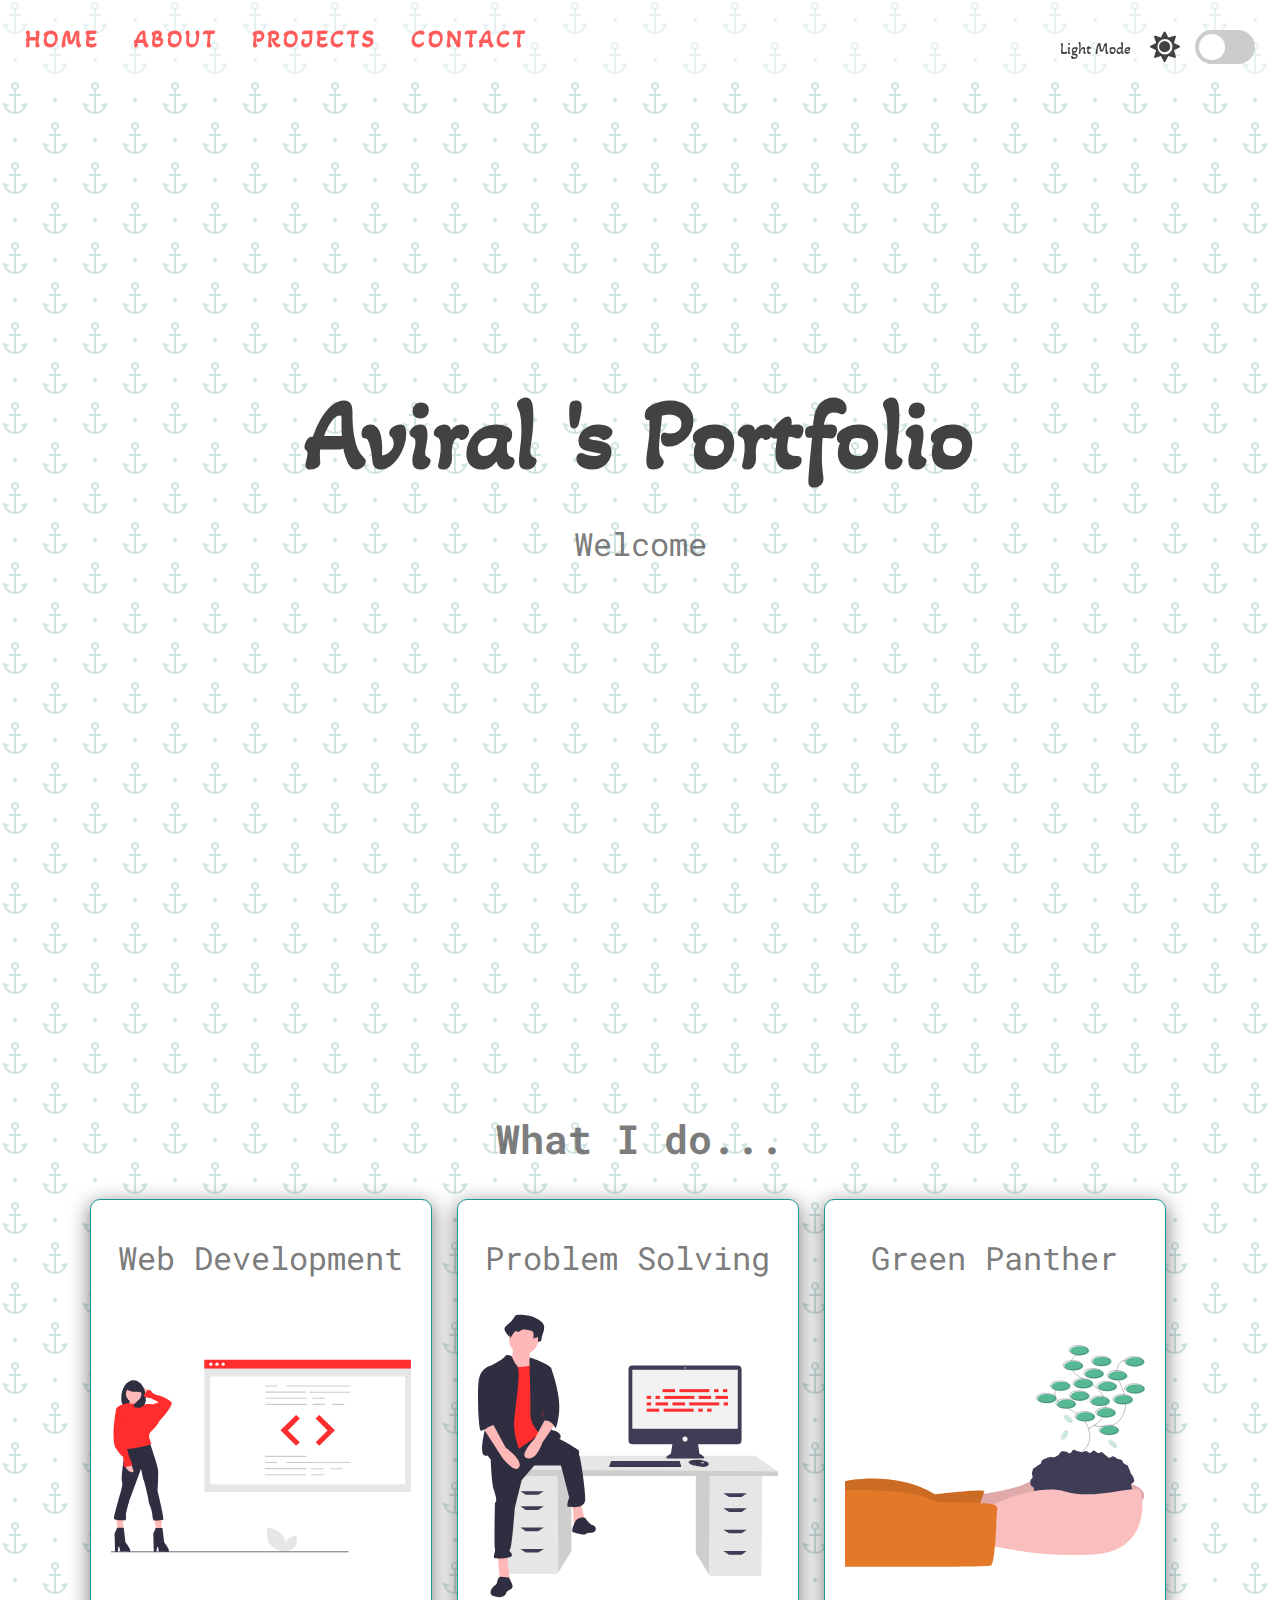
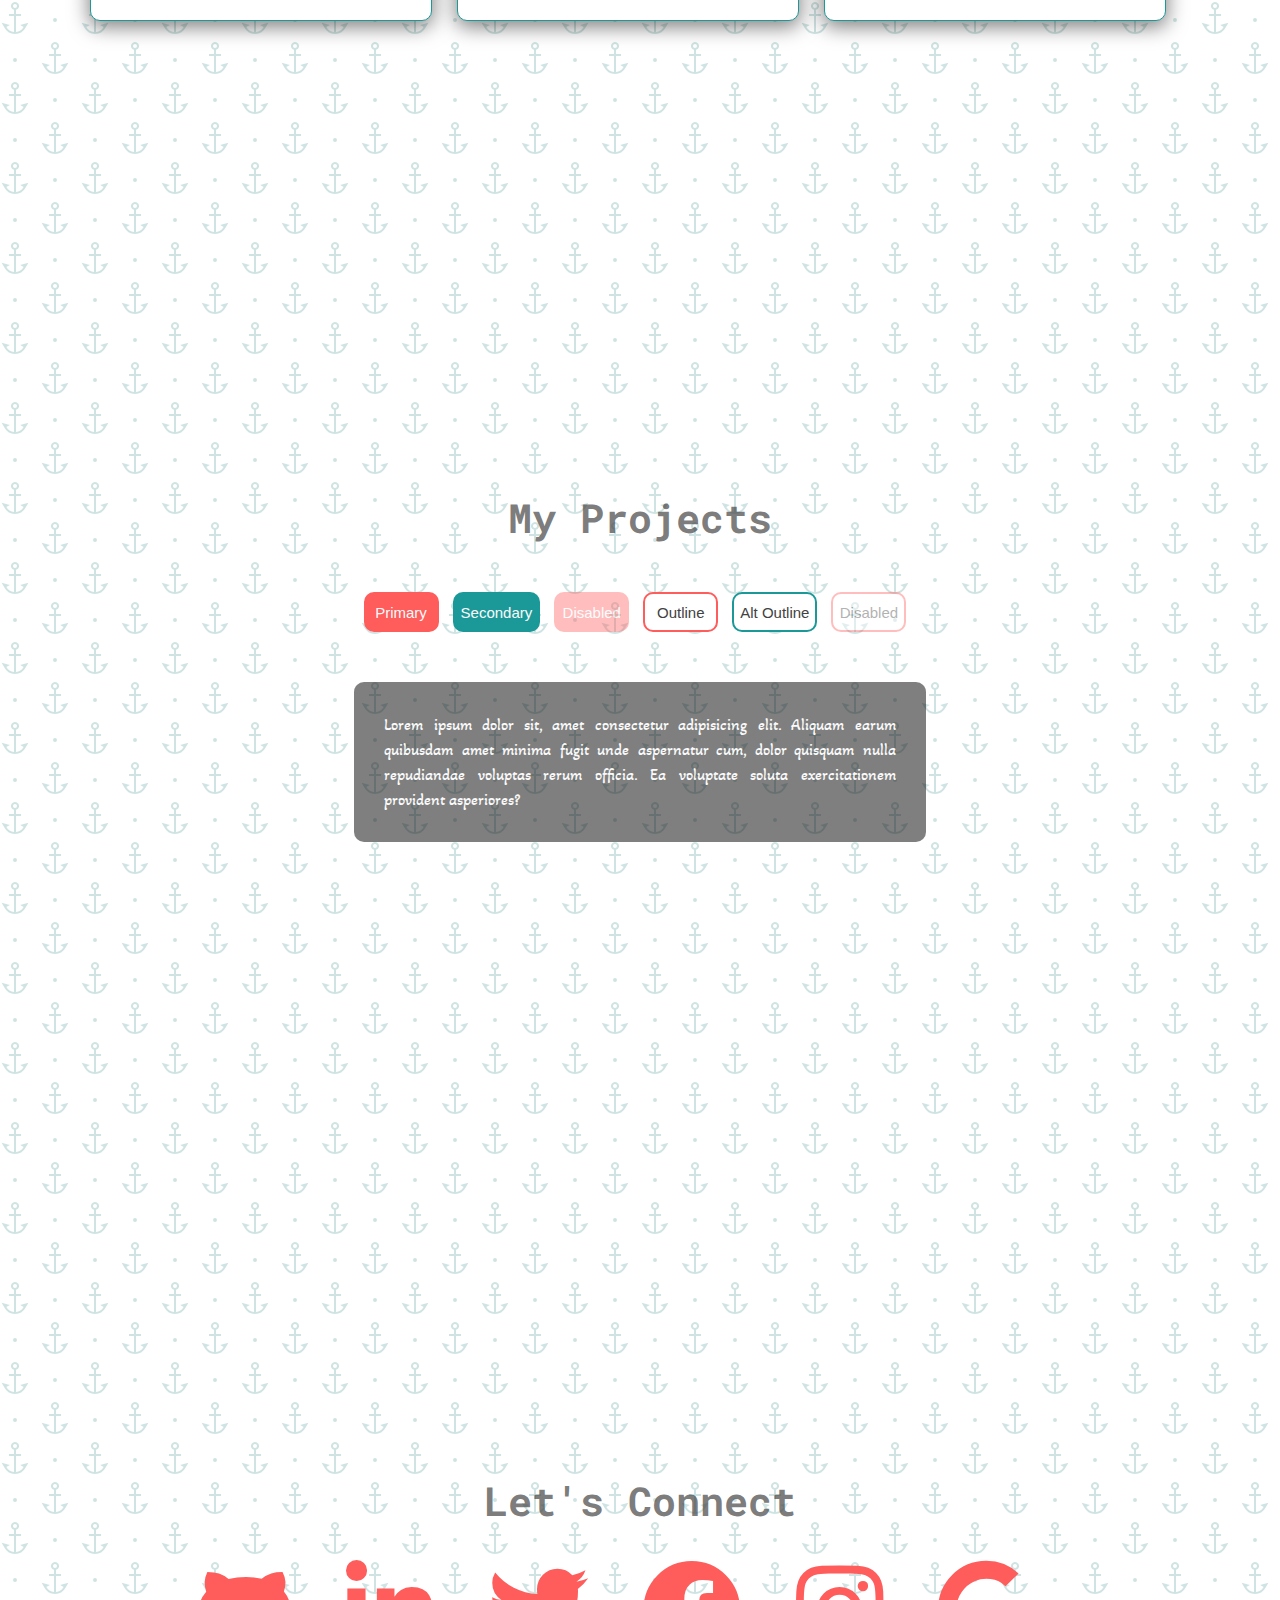
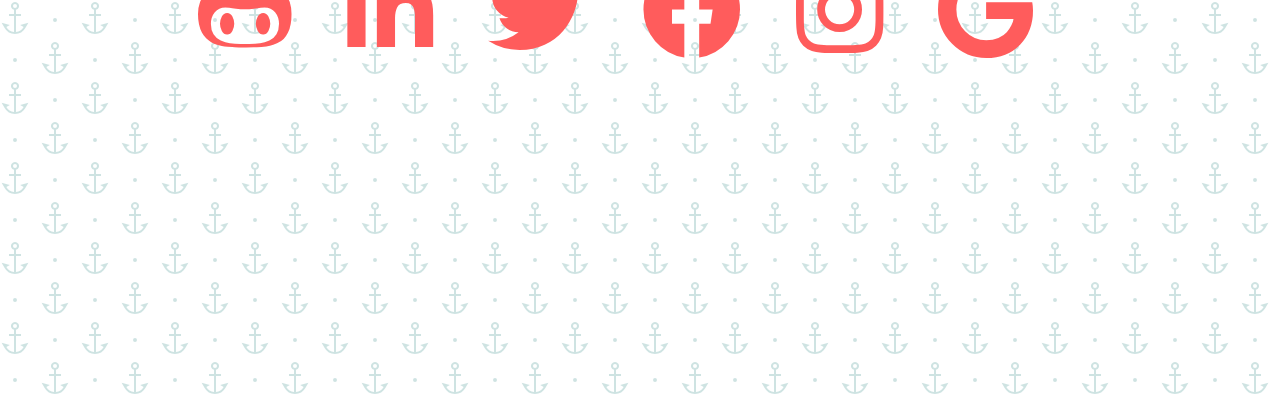
<file: dark-light-mode/index.html>
<!DOCTYPE html>
<html lang="en">
<head>
    <meta charset="UTF-8">
    <meta name="viewport" content="width=device-width, initial-scale=1.0">
    <title>Light and Dark</title>
    <link rel="icon" href="/dark-light-mode/icons8-cabinet-light-90.png">
    <link rel="stylesheet" href="/dark-light-mode/style.css">
    <link rel="stylesheet" href="https://cdnjs.cloudflare.com/ajax/libs/font-awesome/5.10.2/css/all.min.css"/>
</head>
<body>
    <div class="theme-switch-wrapper">
        <span id="toggle-icon">
            <span class="toggle-text">
               Light Mode
            </span>
            <i class="fas fa-sun"></i>
        </span>
        <label  class="theme-switch">
            <input type="checkbox">
            <div class="slider round"></div>
        </label>
    </div>
    <nav class="nav" id="nav">
        <a href="#home">HOME</a>
        <a href="#about">ABOUT</a>
        <a href="#projects">PROJECTS</a>
        <a href="#contact">CONTACT</a>
    </nav>
    <section id="home">
        <div class="title-group">
            <h1>Aviral 's Portfolio</h1>
            <h2>Welcome</h2>
        </div>
    </section>
    <section id="about">
        <div class="title-group">
            <h2 class="custom">What I do...</h2>
            <div class="about-container">
                <div class="image-container">
                    <h2>Web Development</h2>
                    <img src="/dark-light-mode/img/undraw_proud_coder_light.svg" alt="" class="image1">
                </div>
                <div class="image-container">
                    <h2>Problem Solving</h2>
                    <img src="/dark-light-mode/img/undraw_feeling_proud_light.svg" alt="" class="image2">
                </div>
                <div class="image-container">
                    <h2>Green Panther</h2>
                    <img src="/dark-light-mode/img/undraw_environment_iaus_light.svg" alt="" class="image3">
                </div>
                
            </div>
        </div>
    </section>
    <section id="projects">
            <h2 class="custom">My Projects</h2>
            <div class="buttons">
                <button class="primary">Primary</button>
                <button class="secondary">Secondary</button>
                <button class="primary" disabled>Disabled</button>
                <button class="outline">Outline</button>
                <button class="secondary outline">Alt Outline</button>
                <button class="outline" disabled>Disabled</button>
            </div>
            <div class="text-box" id="text-box">
                <p>
                    Lorem ipsum dolor sit, amet consectetur adipisicing elit. Aliquam earum quibusdam amet minima fugit unde aspernatur cum, dolor quisquam nulla repudiandae voluptas rerum officia. Ea voluptate soluta exercitationem provident asperiores?
                </p>
            </div>

    </section>
    <section id="contact">
        <h2 class="custom">Let's Connect</h2>
       <div class="social-icons">
        <i class="fab fa-github-alt"></i>
        <i class="fab fa-linkedin-in"></i>
        <i class="fab fa-twitter"></i>
        <i class="fab fa-facebook"></i>
        <i class="fab fa-instagram"></i>
        <i class="fab fa-google"></i>
       </div>
    </section>

    <script src="/dark-light-mode/script.js"></script>
</body>
</html>
</file>
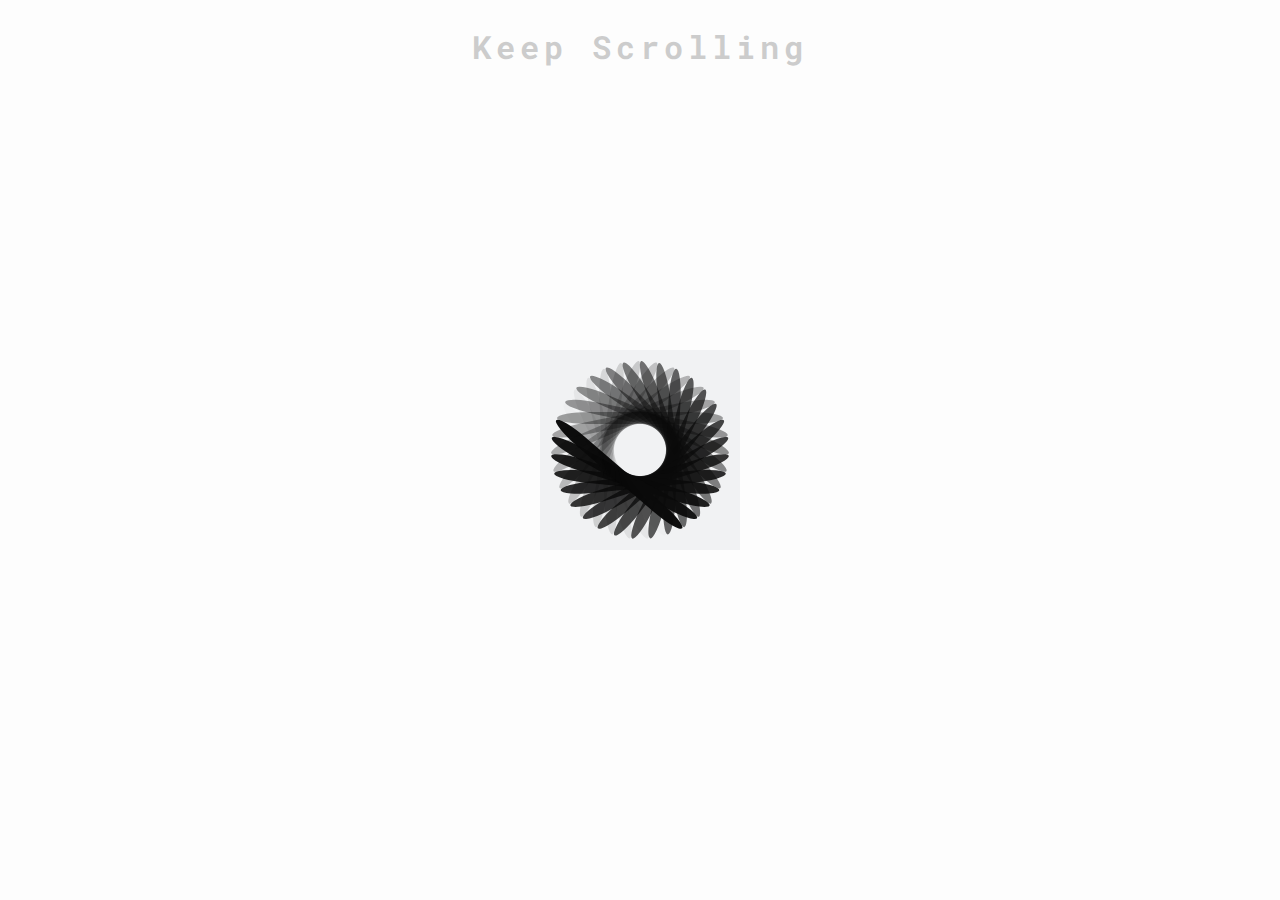
<file: infinite scroll/index.html>
<!DOCTYPE html>
<html lang="en">
<head>
    <meta charset="UTF-8">
    <meta http-equiv="X-UA-Compatible" content="IE=edge">
    <meta name="viewport" content="width=device-width, initial-scale=1.0">
    
    <title>Infinite Scroll</title>
    <link rel="icon" href="/infinite scroll/icons8-infinity-100.png">
    <link rel="stylesheet" href="https://cdnjs.cloudflare.com/ajax/libs/font-awesome/5.15.3/css/all.min.css">
    <link rel="stylesheet" href="/infinite scroll/styles.css">
</head>
<body>
  <h1 class="heading">Keep Scrolling</h1>

  <div class="loader" id="loader"  >
      <img src="/infinite scroll/loader.svg" alt="loading">
  </div>

  <div class="image-container" id="image-container"></div>
</body>
<script src="script.js"></script>
</html>
</file>
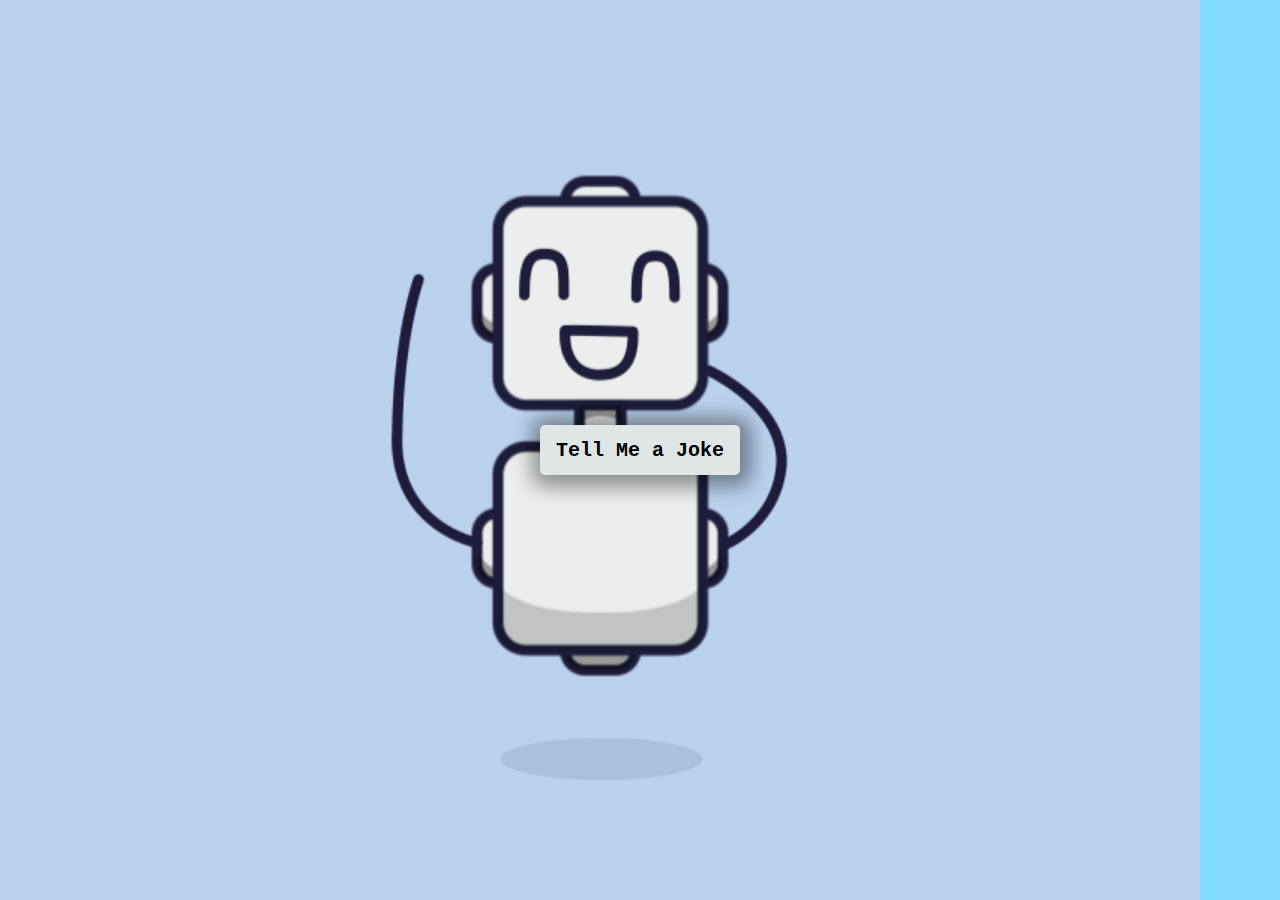
<file: JokeBot/index.html>
<!DOCTYPE html>
<html lang="en">
<head>
    <meta charset="UTF-8">
    <meta name="viewport" content="width=device-width, initial-scale=1.0">
    <title>Joke Bot</title>
    <link rel="icon" type="image/png" href="favicon.png">
    <link rel="stylesheet" href="https://cdnjs.cloudflare.com/ajax/libs/font-awesome/5.10.2/css/all.min.css"/>
    <link rel="stylesheet" href="/JokeBot/styles.css">
    <link rel="icon" href="/JokeBot/icons8-robot-2-80.png">
</head>
<body>
    <div class="container">
        <button id="button">Tell Me a Joke</button>
        <audio controls id="audio" hidden></audio>
    </div>
    <!-- Script -->
    <script src="/JokeBot/script.js"></script>
</body>
</html>
</file>
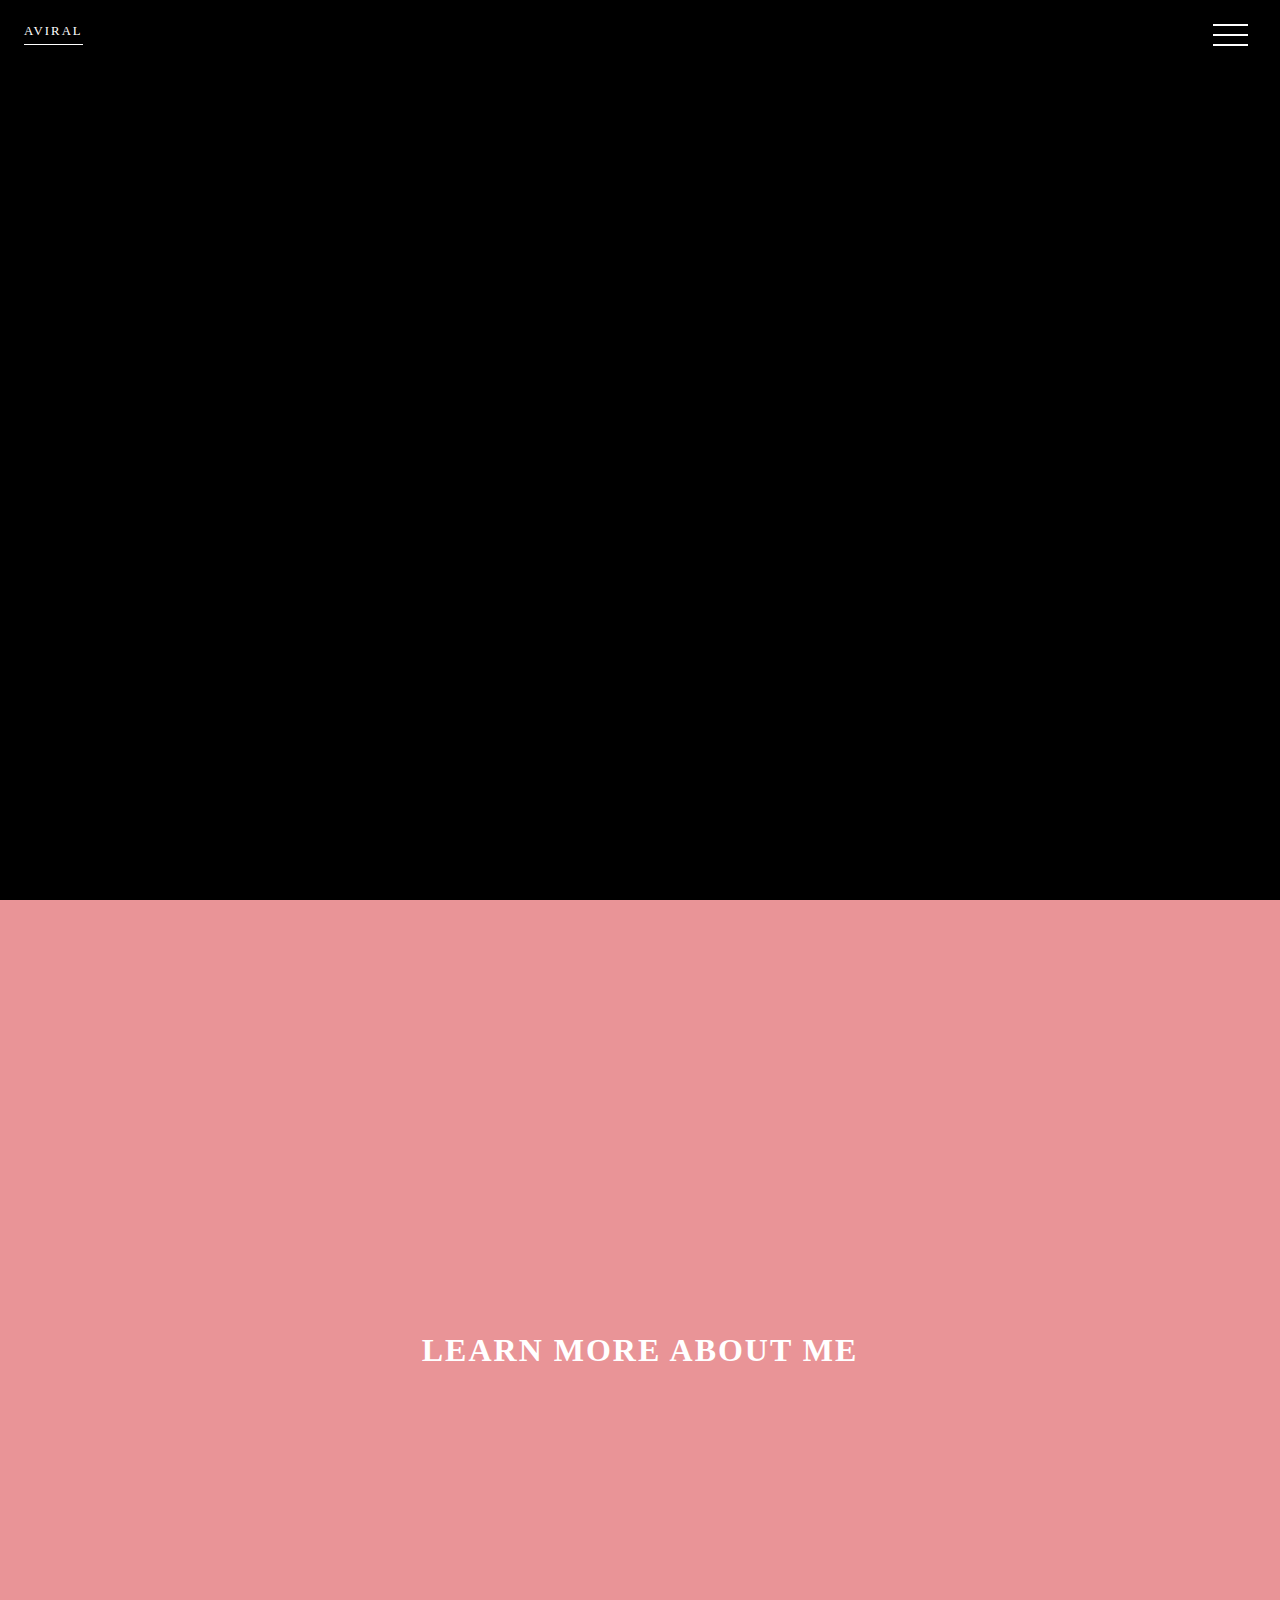
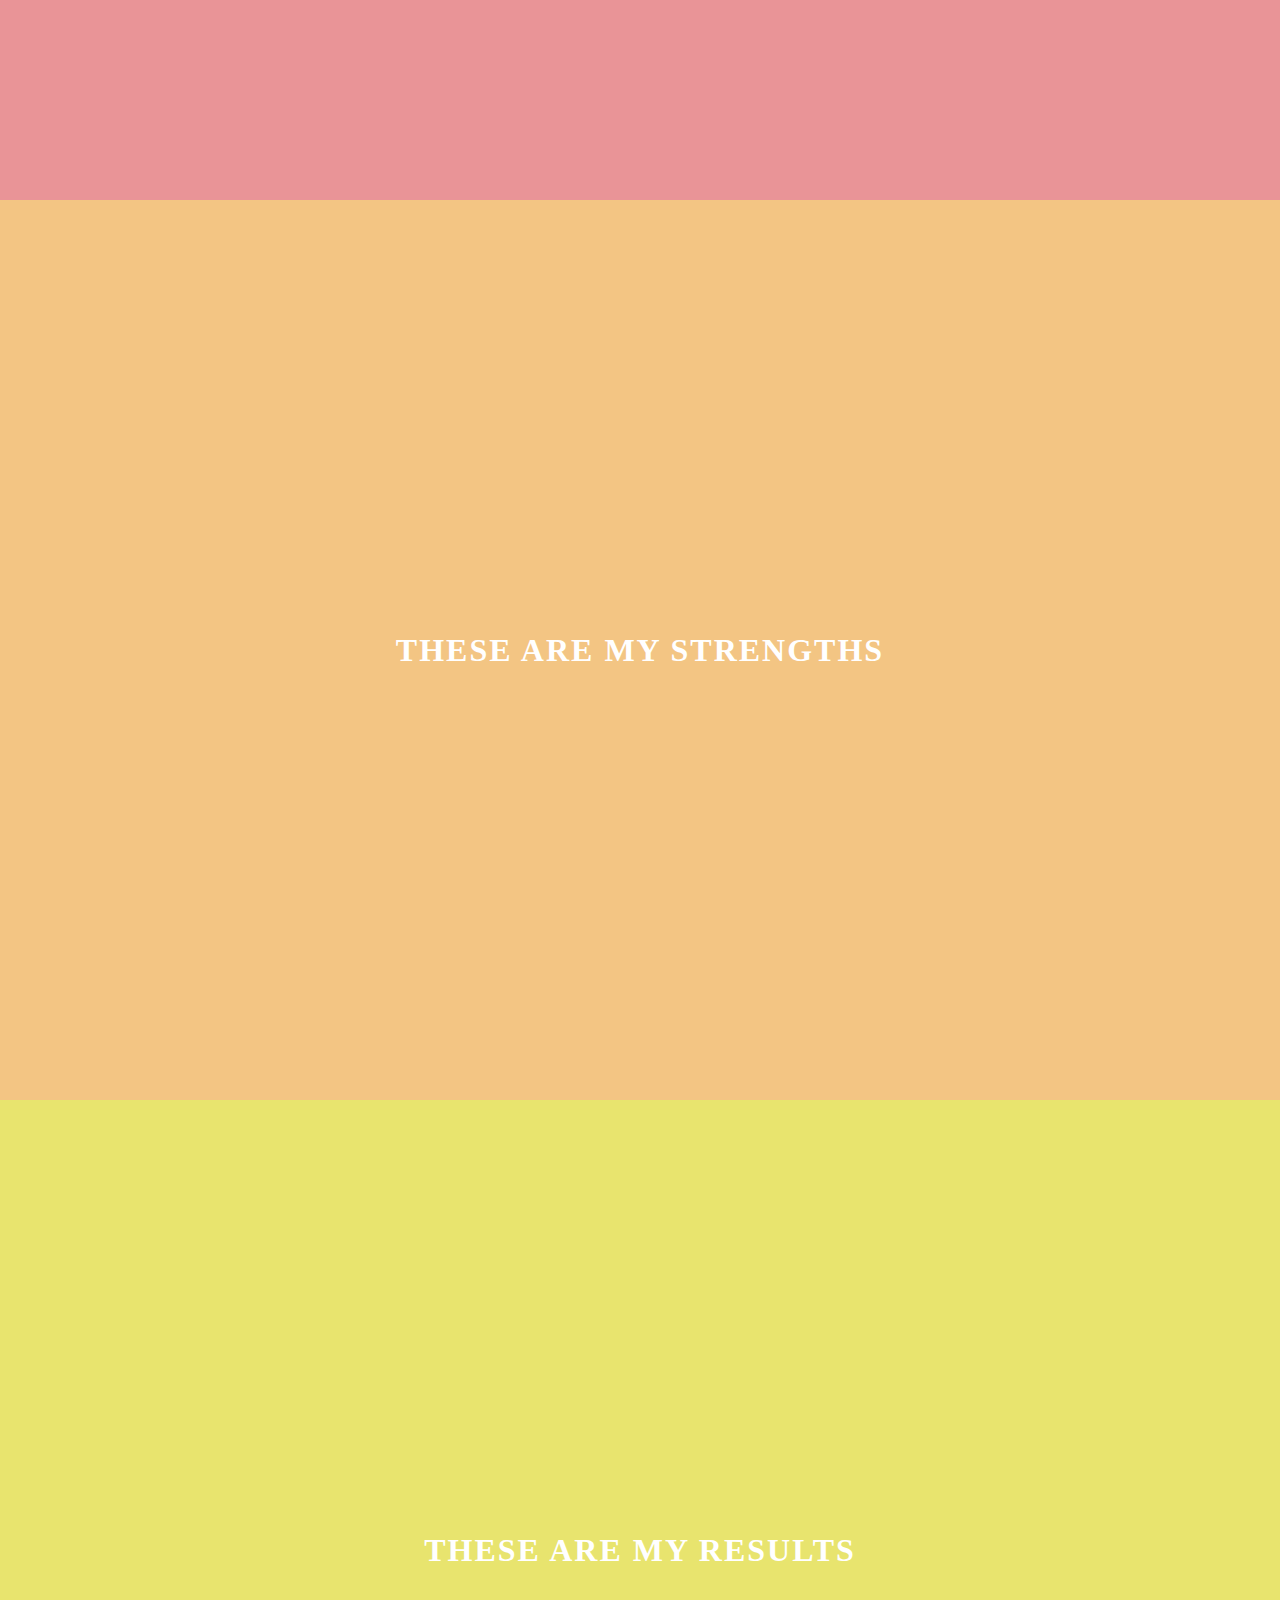
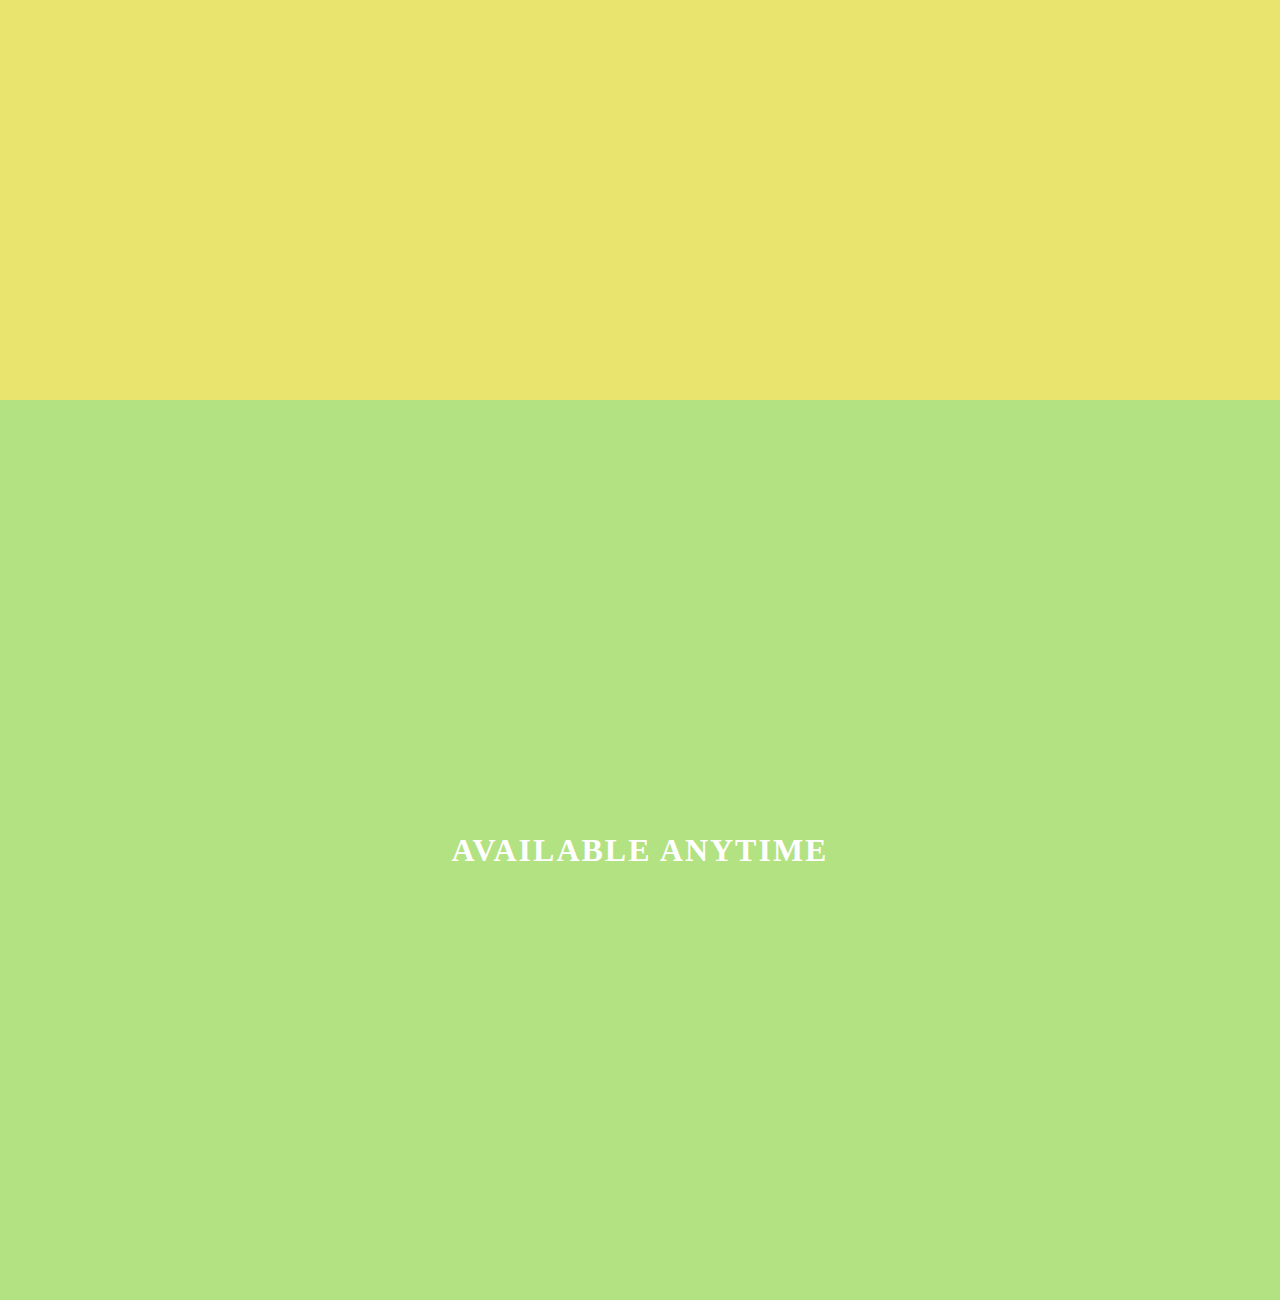
<file: nav-animation/index.html>
<!DOCTYPE html>
<html lang="en">
<head>
  <meta charset="UTF-8">
  <meta name="viewport" content="width=device-width, initial-scale=1.0">
  <title>Navigation Annimation</title>
  <link rel="icon" type="image/png" href="/nav-animation/icons8-navigation-100.png">
  <link rel="stylesheet" href="/nav-animation/styles.css">
</head>
<body>
    <div class="overlay" id="overlay">
        <nav>
            <ul>
                <li id="nav-1"><a href="#home">Home</a></li>
                <li id="nav-2"><a href="#about">About</a></li>
                <li id="nav-3"><a href="#skills">Skills</a></li>
                <li id="nav-4"><a href="#projects">Projects</a></li>
                <li id="nav-5"><a href="#contact">Contact</a></li>
            </ul>
        </nav>
    </div>
    <div class="menu-bars" id="menu-bars">
        <div class="bar1" id="bar1"></div>
        <div class="bar2" id="bar2"></div>
        <div class="bar3" id="bar3"></div>
    </div>
  <section id="home"><a href="https://twitter.com/AviralBudhani" target="_blank">Aviral</a></section>
  <section id="about"><h1>Learn More About Me</h1></section>
  <section id="skills"><h1>These Are My Strengths</h1></section>
  <section id="projects"><h1>These Are My Results</h1></section>
  <section id="contact"><h1>Available Anytime</h1></section>

  <script src="/nav-animation/script.js"></script>
</body>
</html>
</file>
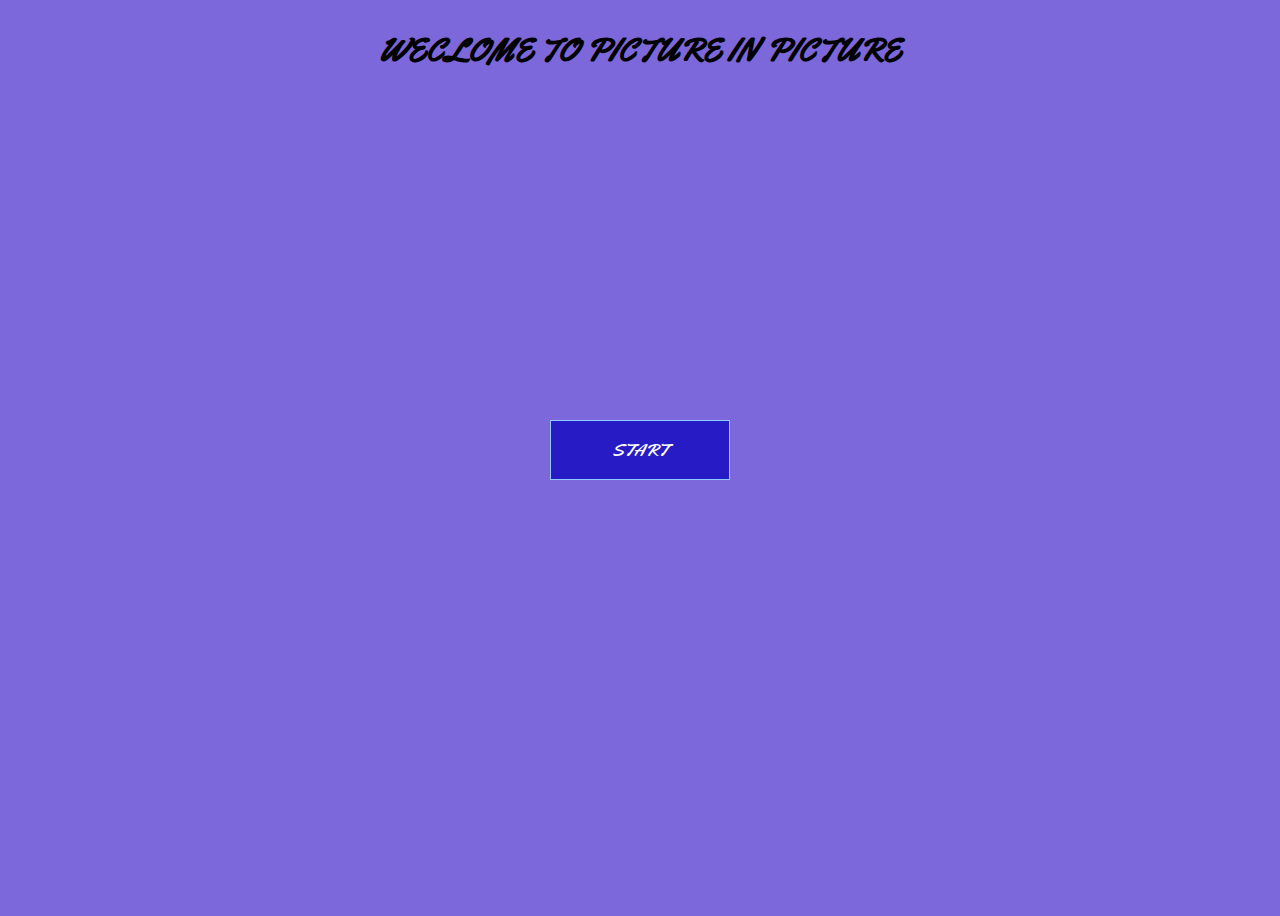
<file: PictureInPicture/index.html>
<!DOCTYPE html>
<html lang="en">
<head>
    <meta charset="UTF-8">
    <meta http-equiv="X-UA-Compatible" content="IE=edge">
    <meta name="viewport" content="width=device-width, initial-scale=1.0">
    <title>Picture In Picture</title>
    <!-- <link rel="icon" type="image/png" href="https://www.google.com/s2/favicons?domain=jacinto.design"> -->
    <link rel="stylesheet" href="https://cdnjs.cloudflare.com/ajax/libs/font-awesome/5.15.3/css/all.min.css">
    <link rel="stylesheet" href="/PictureInPicture/styles.css">
</head>
<body>
    <div class="heading">
        <h1>WECLOME TO PICTURE IN PICTURE</h1>

    </div>
    <video id="video"  height="360" width="640" controls hidden></video>
    <div class="button" id="button">
        <div class="center">

            <button class="btn" id="btn">
                <svg width="180px" height="60px" viewBox="0 0 180 60" class="border">
                    <polyline points="179,1 179,59 1,59 1,1 179,1" class="bg-line" />
                    <polyline points="179,1 179,59 1,59 1,1 179,1" class="hl-line" />
                  </svg>
                  <span>START</span>
            </button>
        </div>
    </div>
</body>
<script src="script.js"></script>
</html>
</file>
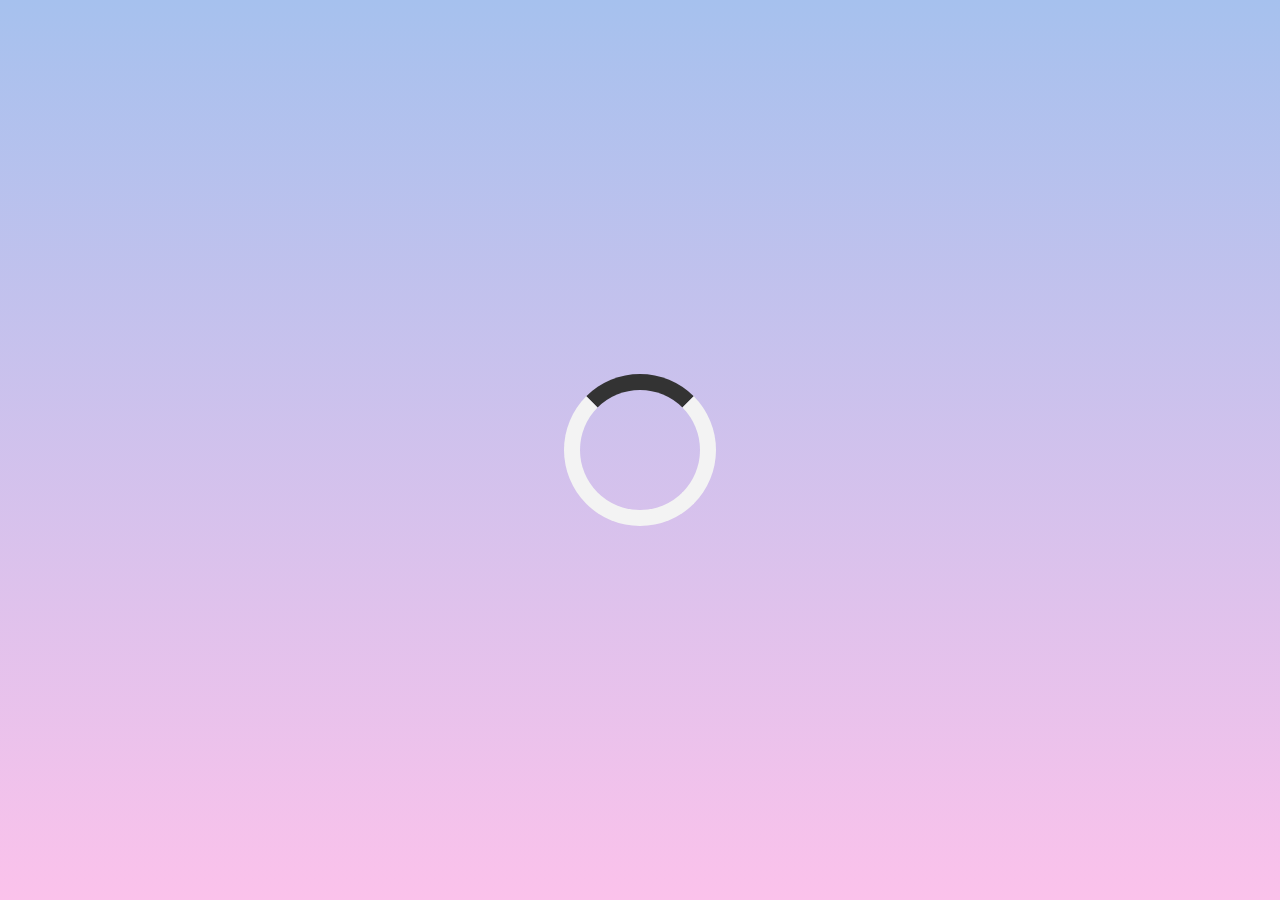
<file: quote/index.html>
<!DOCTYPE html>
<html lang="en">
<head>
    <meta charset="UTF-8">
    <meta http-equiv="X-UA-Compatible" content="IE=edge">
    <meta name="viewport" content="width=device-width, initial-scale=1.0">
    <title>Quote Generator</title>
    <link rel="icon" type="image/png" href="/quote/quote-right-solid.svg">
    <link rel="stylesheet" href="https://cdnjs.cloudflare.com/ajax/libs/font-awesome/5.15.3/css/all.min.css">
    <link rel="stylesheet" href="/quote/styles.css">
</head>
<body>
    <div class="quote-container" id="quote-container">
        <!-- Quote -->
        <div class="quote-text">
            <i class="fas fa-quote-left"></i>
            <span id="quote"></span>
        </div>
        <!-- Author -->
        <div class="quote-author">
            <span id="author"></span>
        </div>
        <!-- Buttons -->
        <div class="button-container">
            <button class="twitter-button" id="twitter" title="Tweet This!">
                <i class="fab fa-twitter"></i>
            </button>
            <button id="new-quote">New Quote</button>
        </div>
    </div>

    <!-- loader -->
    <div class="loader" id="loader"></div>
</body>
<script src="/quote/script.js"></script>
</html>
</file>
<file: dark-light-mode/style.css>
@import url('https://fonts.googleapis.com/css2?family=Cedarville+Cursive&family=Roboto&display=swap');
@import url('https://fonts.googleapis.com/css2?family=Stylish&display=swap');
@import url('https://fonts.googleapis.com/css2?family=Roboto+Mono:ital@1&family=Stylish&display=swap');
@import url('https://fonts.googleapis.com/css2?family=Akaya+Kanadaka&family=Roboto+Mono:ital@1&family=Stylish&display=swap');
:root {
  --primary-color: rgb(255, 92, 92);
  --primary-variant: #ff2d2d;
  --secondary-color: #1b9999;
  --on-primary: rgb(250, 250, 250);
  --on-background: rgb(66, 66, 66);
  --on-background-alt: rgba(66, 66, 66, 0.7);
  --background: rgb(255, 255, 255);
  --box-shadow: 0 5px 20px 1px rgba(0, 0, 0, 0.5);
}

[data-theme="dark"] {
  --primary-color: rgb(150, 65, 255);
  --primary-variant: #6c63ff;
  --secondary-color: #03dac5;
  --on-primary: #000;
  --on-background: rgba(255, 255, 255, 0.9);
  --on-background-alt: rgba(255, 255, 255, 0.7);
  --background: #121212;
}

html {
  box-sizing: border-box;
  scroll-behavior: smooth;
}

body {
  margin: 0;
  color: var(--on-background);
  background-color: var(--background);
  font-family:Akaya Kanadaka,sans-serif ;
  background-image: url("data:image/svg+xml,%3Csvg xmlns='http://www.w3.org/2000/svg' viewBox='0 0 80 80' width='80' height='80'%3E%3Cpath fill='%23197e79' fill-opacity='0.21' d='M14 16H9v-2h5V9.87a4 4 0 1 1 2 0V14h5v2h-5v15.95A10 10 0 0 0 23.66 27l-3.46-2 8.2-2.2-2.9 5a12 12 0 0 1-21 0l-2.89-5 8.2 2.2-3.47 2A10 10 0 0 0 14 31.95V16zm40 40h-5v-2h5v-4.13a4 4 0 1 1 2 0V54h5v2h-5v15.95A10 10 0 0 0 63.66 67l-3.47-2 8.2-2.2-2.88 5a12 12 0 0 1-21.02 0l-2.88-5 8.2 2.2-3.47 2A10 10 0 0 0 54 71.95V56zm-39 6a2 2 0 1 1 0-4 2 2 0 0 1 0 4zm40-40a2 2 0 1 1 0-4 2 2 0 0 1 0 4zM15 8a2 2 0 1 0 0-4 2 2 0 0 0 0 4zm40 40a2 2 0 1 0 0-4 2 2 0 0 0 0 4z'%3E%3C/path%3E%3C/svg%3E");
}

section {
  min-height: 100vh;
  display: flex;
  justify-content: center;
  align-items: center;
  flex-direction: column;
}

h1 {
  font-size: 100px;
  margin-bottom: 0;
  font-family:Akaya Kanadaka,sans-serif ;

}

h2 {
  font-size: 32px;
  font-weight: normal;
  color:var(--on-background-alt);
  font-family: Roboto Mono,sans-serif;
}
.custom{
  font-size:40px;
  font-weight: 700;
  
}
/* Navigation */
nav {
  /* helps it to remain on top of every other item */
  z-index: 10;
  position: fixed;
  font-size: 24px;
  letter-spacing: 3px;
  padding: 25px;
  width: 100vw;
  /* alternate of rgba(a,a,a,adsfas) */
  background: rgb(255 255 255 / 50%);

}

a {
  margin-right: 25px;
  color: var(--primary-color);
  text-decoration: none;
  border-bottom: 3px solid transparent;
  font-weight: bold;
}

a:hover,
a:focus {
  color: var(--on-background);
  border-bottom: 3px solid;
}

/* Home Section */
.title-group {
  text-align: center;
}

/* About Section */
.about-container {
  display: flex;
}

.image-container {
  border: 1px solid var(--secondary-color);
  border-radius: 10px;
  padding: 10px 20px;
  margin-right: 25px;
  width: auto;
  background: var(--background);
  box-shadow: var(--box-shadow);
}

img {
  height: 300px;
  width: 300px;
}

/* Projects Section */
.buttons {
  margin-top: 15px;
  margin-bottom: 50px;
}

button {
  min-width: 75px;
  height: 40px;
  cursor: pointer;
  border-radius: 10px;
  margin-right: 10px;
  border: 2px solid var(--primary-color);
  font-size: 15px;
  outline: none;
}

button:disabled {
  opacity: 0.4;
  cursor: default;
}

button:hover:not(.outline) {
  filter: brightness(110%);
}

.primary {
  background: var(--primary-color);
  color: var(--on-primary);
}

.secondary {
  border: 2px solid var(--secondary-color);
}

.secondary,
.secondary:hover,
.outline.secondary:hover {
  background: var(--secondary-color);
  color: var(--on-primary);
}

.outline {
  background: var(--background);
  color: var(--on-background);
}

.outline:hover {
  background: var(--primary-color);
  color: var(--on-primary);
}

.text-box {
  width: 40%;
  text-align: justify;
  background: rgb(0 0 0 / 50%);
  color: var(--on-primary);
  border-radius: 10px;
  padding: 30px;
}

p {
  margin: 0;
  line-height: 25px;
}

/* Contact Section */
.fab {
  font-size: 100px;
  margin-right: 50px;
  cursor: pointer;
  color: var(--primary-color);
}

.fab:hover {
  color: var(--on-background);
}

/* Dark Mode Toggle */
.theme-switch-wrapper {
  display: flex;
  align-items: center;
  z-index: 100;
  position: fixed;
  right: 25px;
  top: 30px;
}

.theme-switch-wrapper span {
  margin-right: 10px;
  font-size: 1rem;
}

.toggle-text {
  position: relative;
  top: -4px;
  right: 5px;
  color: var(--on-background);
}

.theme-switch {
  display: inline-block;
  height: 34px;
  position: relative;
  width: 60px;
}

.theme-switch input {
  display: none;
}

.slider {
  background: #ccc;
  bottom: 0;
  cursor: pointer;
  left: 0;
  position: absolute;
  right: 0;
  top: 0;
  transition: 0.4s;
}

.slider::before {
  background: #fff;
  bottom: 4px;
  content: "";
  height: 26px;
  left: 4px;
  position: absolute;
  transition: 0.4s;
  width: 26px;
}

input:checked + .slider {
  background: var(--primary-color);
}

input:checked + .slider::before {
  transform: translateX(26px);
}

.slider.round {
  border-radius: 34px;
}

.slider.round::before {
  border-radius: 50%;
}

.fas {
  font-size: 30px;
  margin-right: 5px;
}
</file>
<file: infinite scroll/styles.css>
@import url('https://fonts.googleapis.com/css2?family=Roboto+Mono:wght@700&display=swap');
html{
    box-sizing: border-box;
}
body{
    margin:0;
    font-family: Roboto Mono, sans-serif;
    background-color: whitesmoke;
}
.heading{
    text-align: center;
    letter-spacing: 5px;
    margin-top: 25px;
    margin-bottom: 15px;


}
.loader{
    position: fixed;
    top:0;
    bottom: 0;
    left: 0;
    right:0;
    background: rgba(255,255,255,0.8);
}
.loader img{
    position: fixed;
    top:50%;
    left:50%;
    transform:translate(-50%,-50%);
}

/* container images */
.image-container{
    margin:10px 30%;
}
.image-container img{
    width:100%;
}
/* media queries for mobile friendly view */
@media screen and (max-width:600px) {
    .image-container{
        margin: 10px;
    }
}
</file>
<file: JokeBot/styles.css>
html {
    box-sizing: border-box;
  }
  
  body {
    margin: 0;
    background: rgb(129, 217, 251);
  }
  
  .container {
    height: 100vh;
    width: 100vw;
    display: flex;
    flex-direction: column;
    justify-content: center;
    align-items: center;
    background: url('/JokeBot/6002ef32f236ecb7c0d8744f374da976.gif');
    background-size: contain;
    background-position: left center;
    background-repeat: no-repeat;
  }
  
  button {
    cursor: pointer;
    outline: none;
    width: 200px;
    height: 50px;
    font-family: Courier, monospace;
    font-size: 20px;
    color: black;
    background: #dfe6e5;
    border: none;
    border-radius: 5px;
    box-shadow: 2px 2px 20px 10px rgba(0, 0, 0, 0.4);
    font-weight: 700;
  }
  
  button:hover {
    filter: brightness(95%);
  }
  
  button:active {
    transform: scale(0.98);
  }
  
  button:disabled {
    cursor: default;
    filter: brightness(30%);
  }


  @media screen and (max-width: 1000px) {
    .container {
      background-position: center center;
      background-size: cover;
    }
  
    button {
      box-shadow: 5px 5px 30px 20px rgba(0, 0, 0, 1);
    }
  }
</file>
<file: nav-animation/styles.css>
:root {
    --primaryColor: #fff;
    --navColor1: #0a1214;
    --navColor2: #E99497;
    --navColor3: #F3C583;
    --navColor4: #E8E46E;
    --navColor5: #B3E283;
  }
  
  html {
    box-sizing: border-box;
  }
  
  body {
    margin: 0;
    background: #000;
  
  }
  
  /* --- Navigation Menu ------------------------------ */
  /* overlay */
  .overlay{
      position: fixed;
      z-index:9;
      top:0;
      left:0;
      width:100vw;
      height:100vh;
      background-color: rgba(0,0,0,0.7);
      transform: translateX(-100vw);
  }
  .overlay-slide-right{
      transition:all 0.4s ease-in-out;
      transform:translateX(0);
  }
  .overlay-slide-left{
    transition:all 0.8s ease-in-out;
    transform:translateX(-100vw);
  }
nav,
nav ul{
    height:100vh;
    margin:0;
    padding:0;
}

nav li:nth-of-type(1){
    background-color: var(--navColor1);
}
nav li:nth-of-type(2){
    background-color: var(--navColor2);
}
nav li:nth-of-type(3){
    background-color: var(--navColor3);
}
nav li:nth-of-type(4){
    background-color: var(--navColor4);
}
nav li:nth-of-type(5){
    background-color: var(--navColor5);
}
.slide-in-1{
    animation:slide-in 0.4s linear 0.2s both;
}
.slide-in-2{
    animation:slide-in 0.4s linear 0.4s both;
}.slide-in-3{
    animation:slide-in 0.4s linear 0.6s both;
}.slide-in-4{
    animation:slide-in 0.4s linear 0.8s both;
}.slide-in-5{
    animation:slide-in 0.4s linear 1s both;
}


@keyframes slide-in{
    from{
        transform:translateX(-100%);
    }
    to{
        transform:translateX(0);
    }
}
.slide-out-1{
    animation:slide-out 0.3s linear 0.5s both;
}
.slide-out-2{
    animation:slide-out 0.3s linear 0.4s both;
}.slide-out-3{
    animation:slide-out 0.3s linear 0.3s both;
}.slide-out-4{
    animation:slide-out 0.3s linear 0.2s both;
}.slide-out-5{
    animation:slide-out 0.3s linear 0.1s both;
}


@keyframes slide-out{
    from{
        transform:translateX(0);
    }
    to{
        transform:translateX(-100%);
    }
}





nav ul{
    display:flex;
    flex-direction: column;
    justify-content: stretch;
    list-style: none;
}
nav ul li{
    height:20%;
    overflow:hidden;
}
nav li a{
    position:relative;
    top:45%;
    color:#fff;
    text-transform: uppercase;
    letter-spacing: 4px;
    display:block;
    text-align:center;
}
nav li a:hover{
    transform:scale(1.2);
}

nav li a::before{
    content:"";
    width:25vw;
    height:3px;
    background-color: #fff;
    position:absolute;
    top:47.5%;
    left:0;
    opacity: 0;
}

nav li a:hover::before{
    opacity: 1;
}


  /* w3 schools */
  .menu-bars {
    position: fixed;
    top: 1rem;
    right: 2rem;
    z-index: 10;
    display: inline;
    cursor: pointer;
  }
  
  .bar1,
  .bar2,
  .bar3 {
    width: 35px;
    height: 2px;
    background-color: #fff;
    margin: 8px 0;
    transition: 0.4s;
  }
  
  /* Rotate first bar */
  .change .bar1 {
    transform: rotate(-45deg) translate(-7px, 8px);
  }
  
  /* Fade out the second bar */
  .change .bar2 {
    opacity: 0;
  }
  
  /* Rotate last bar */
  .change .bar3 {
    transform: rotate(45deg) translate(-6px, -8px);
  }
  
  /* --- Sections ------------------------------------ */
  
  section {
    width: 100%;
    height: 100vh;
    position: relative;
    display: flex;
    justify-content: center;
    align-items: center;
    text-transform: uppercase;
    letter-spacing: 2px;
    color: var(--primaryColor);
  }
  
  section#home {
    /* background-image: url("https://images.unsplash.com/photo-1581453904507-626ddb717f14?ixlib=rb-1.2.1&ixid=eyJhcHBfaWQiOjEyMDd9&auto=format&fit=crop&w=2089&q=80"); */
    background-size: cover;
    background-position: center center;
  }
  
  section#home a {
    position: absolute;
    z-index: 2;
    top: 1.5rem;
    left: 1.5rem;
    text-decoration: none;
    font-size: 0.8rem;
    padding-bottom: 5px;
    color: var(--primaryColor);
    border-bottom: 1px solid var(--primaryColor);
  }
  
  section#about {
    background-color: var(--navColor2);
  }
  
  section#skills {
    background-color: var(--navColor3);
  }
  
  section#projects {
    background-color: var(--navColor4);
  }
  
  section#contact {
    background-color: var(--navColor5);
  }
  
  /* Media Query: Large Smartphone (Vertical) */
  @media (max-width: 600px) {
    section#home a {
      top: 1rem;
      left: 1rem;
    }
  
    .menu-bars {
      top: 0.5rem;
      right: 1rem;
    }
  }
</file>
<file: PictureInPicture/styles.css>
@import url('https://fonts.googleapis.com/css2?family=Yellowtail&display=swap');
html{
    box-sizing: border-box;
}
body{
    
    min-height: 100vh;
    background-color: rgb(125, 104, 219);
    display: flex;
    /* justify-content: center; */
    align-items: center;
    font-family: Yellowtail ,sans-serif;
    flex-direction: column;
}

.button{
    width: 400px;
    height: 400px;
    position: absolute;
    left: 50%;
    top: 50%;
    transform: translate(-50%, -50%);
    display: flex;
    justify-content: center;
    align-items: center;
}
.center {
    width: 180px;
    height: 60px;
    position: absolute;
  }
  
  .btn {
    width: 180px;
    height: 60px;
    cursor: pointer;
    background: transparent;
    border: 1px solid #91C9FF;
    outline: none;
    transition: 1s ease-in-out;
    background-color: rgb(38, 27, 197);
  }
  
  svg {
    position: absolute;
    left: 0;
    top: 0;
    fill: none;
    stroke: #fff;
    stroke-dasharray: 150 480;
    stroke-dashoffset: 150;
    transition: 1s ease-in-out;
  }
  
  .btn:hover {
    transition: 1s ease-in-out;
    background: #4F95DA;
  }
  
  .btn:hover svg {
    stroke-dashoffset: -480;
  }
  
  .btn span {
    color: white;
    font-size: 18px;
    font-weight: 100;
    font-family: Yellowtail ,sans-serif;
  }
</file>
<file: quote/styles.css>
@import url("https://fonts.googleapis.com/css?family=Montserrat&display=swap");

html {
  box-sizing: border-box;
}

body {
  margin: 0;
  min-height: 100vh;
 
  background-image: url("data:image/svg+xml,%3Csvg xmlns='http://www.w3.org/2000/svg' viewBox='0 0 304 304' width='304' height='304'%3E%3Cpath fill='%23000000' fill-opacity='0.08' d='M44.1 224a5 5 0 1 1 0 2H0v-2h44.1zm160 48a5 5 0 1 1 0 2H82v-2h122.1zm57.8-46a5 5 0 1 1 0-2H304v2h-42.1zm0 16a5 5 0 1 1 0-2H304v2h-42.1zm6.2-114a5 5 0 1 1 0 2h-86.2a5 5 0 1 1 0-2h86.2zm-256-48a5 5 0 1 1 0 2H0v-2h12.1zm185.8 34a5 5 0 1 1 0-2h86.2a5 5 0 1 1 0 2h-86.2zM258 12.1a5 5 0 1 1-2 0V0h2v12.1zm-64 208a5 5 0 1 1-2 0v-54.2a5 5 0 1 1 2 0v54.2zm48-198.2V80h62v2h-64V21.9a5 5 0 1 1 2 0zm16 16V64h46v2h-48V37.9a5 5 0 1 1 2 0zm-128 96V208h16v12.1a5 5 0 1 1-2 0V210h-16v-76.1a5 5 0 1 1 2 0zm-5.9-21.9a5 5 0 1 1 0 2H114v48H85.9a5 5 0 1 1 0-2H112v-48h12.1zm-6.2 130a5 5 0 1 1 0-2H176v-74.1a5 5 0 1 1 2 0V242h-60.1zm-16-64a5 5 0 1 1 0-2H114v48h10.1a5 5 0 1 1 0 2H112v-48h-10.1zM66 284.1a5 5 0 1 1-2 0V274H50v30h-2v-32h18v12.1zM236.1 176a5 5 0 1 1 0 2H226v94h48v32h-2v-30h-48v-98h12.1zm25.8-30a5 5 0 1 1 0-2H274v44.1a5 5 0 1 1-2 0V146h-10.1zm-64 96a5 5 0 1 1 0-2H208v-80h16v-14h-42.1a5 5 0 1 1 0-2H226v18h-16v80h-12.1zm86.2-210a5 5 0 1 1 0 2H272V0h2v32h10.1zM98 101.9V146H53.9a5 5 0 1 1 0-2H96v-42.1a5 5 0 1 1 2 0zM53.9 34a5 5 0 1 1 0-2H80V0h2v34H53.9zm60.1 3.9V66H82v64H69.9a5 5 0 1 1 0-2H80V64h32V37.9a5 5 0 1 1 2 0zM101.9 82a5 5 0 1 1 0-2H128V37.9a5 5 0 1 1 2 0V82h-28.1zm16-64a5 5 0 1 1 0-2H146v44.1a5 5 0 1 1-2 0V18h-26.1zm102.2 270a5 5 0 1 1 0 2H98v14h-2v-16h124.1zM242 149.9V160h16v34h-16v62h48v48h-2v-46h-48v-66h16v-30h-16v-12.1a5 5 0 1 1 2 0zM53.9 18a5 5 0 1 1 0-2H64V2H48V0h18v18H53.9zm112 32a5 5 0 1 1 0-2H192V0h50v2h-48v48h-28.1zm-48-48a5 5 0 0 1-9.8-2h2.07a3 3 0 1 0 5.66 0H178v34h-18V21.9a5 5 0 1 1 2 0V32h14V2h-58.1zm0 96a5 5 0 1 1 0-2H137l32-32h39V21.9a5 5 0 1 1 2 0V66h-40.17l-32 32H117.9zm28.1 90.1a5 5 0 1 1-2 0v-76.51L175.59 80H224V21.9a5 5 0 1 1 2 0V82h-49.59L146 112.41v75.69zm16 32a5 5 0 1 1-2 0v-99.51L184.59 96H300.1a5 5 0 0 1 3.9-3.9v2.07a3 3 0 0 0 0 5.66v2.07a5 5 0 0 1-3.9-3.9H185.41L162 121.41v98.69zm-144-64a5 5 0 1 1-2 0v-3.51l48-48V48h32V0h2v50H66v55.41l-48 48v2.69zM50 53.9v43.51l-48 48V208h26.1a5 5 0 1 1 0 2H0v-65.41l48-48V53.9a5 5 0 1 1 2 0zm-16 16V89.41l-34 34v-2.82l32-32V69.9a5 5 0 1 1 2 0zM12.1 32a5 5 0 1 1 0 2H9.41L0 43.41V40.6L8.59 32h3.51zm265.8 18a5 5 0 1 1 0-2h18.69l7.41-7.41v2.82L297.41 50H277.9zm-16 160a5 5 0 1 1 0-2H288v-71.41l16-16v2.82l-14 14V210h-28.1zm-208 32a5 5 0 1 1 0-2H64v-22.59L40.59 194H21.9a5 5 0 1 1 0-2H41.41L66 216.59V242H53.9zm150.2 14a5 5 0 1 1 0 2H96v-56.6L56.6 162H37.9a5 5 0 1 1 0-2h19.5L98 200.6V256h106.1zm-150.2 2a5 5 0 1 1 0-2H80v-46.59L48.59 178H21.9a5 5 0 1 1 0-2H49.41L82 208.59V258H53.9zM34 39.8v1.61L9.41 66H0v-2h8.59L32 40.59V0h2v39.8zM2 300.1a5 5 0 0 1 3.9 3.9H3.83A3 3 0 0 0 0 302.17V256h18v48h-2v-46H2v42.1zM34 241v63h-2v-62H0v-2h34v1zM17 18H0v-2h16V0h2v18h-1zm273-2h14v2h-16V0h2v16zm-32 273v15h-2v-14h-14v14h-2v-16h18v1zM0 92.1A5.02 5.02 0 0 1 6 97a5 5 0 0 1-6 4.9v-2.07a3 3 0 1 0 0-5.66V92.1zM80 272h2v32h-2v-32zm37.9 32h-2.07a3 3 0 0 0-5.66 0h-2.07a5 5 0 0 1 9.8 0zM5.9 0A5.02 5.02 0 0 1 0 5.9V3.83A3 3 0 0 0 3.83 0H5.9zm294.2 0h2.07A3 3 0 0 0 304 3.83V5.9a5 5 0 0 1-3.9-5.9zm3.9 300.1v2.07a3 3 0 0 0-1.83 1.83h-2.07a5 5 0 0 1 3.9-3.9zM97 100a3 3 0 1 0 0-6 3 3 0 0 0 0 6zm0-16a3 3 0 1 0 0-6 3 3 0 0 0 0 6zm16 16a3 3 0 1 0 0-6 3 3 0 0 0 0 6zm16 16a3 3 0 1 0 0-6 3 3 0 0 0 0 6zm0 16a3 3 0 1 0 0-6 3 3 0 0 0 0 6zm-48 32a3 3 0 1 0 0-6 3 3 0 0 0 0 6zm16 16a3 3 0 1 0 0-6 3 3 0 0 0 0 6zm32 48a3 3 0 1 0 0-6 3 3 0 0 0 0 6zm-16 16a3 3 0 1 0 0-6 3 3 0 0 0 0 6zm32-16a3 3 0 1 0 0-6 3 3 0 0 0 0 6zm0-32a3 3 0 1 0 0-6 3 3 0 0 0 0 6zm16 32a3 3 0 1 0 0-6 3 3 0 0 0 0 6zm32 16a3 3 0 1 0 0-6 3 3 0 0 0 0 6zm0-16a3 3 0 1 0 0-6 3 3 0 0 0 0 6zm-16-64a3 3 0 1 0 0-6 3 3 0 0 0 0 6zm16 0a3 3 0 1 0 0-6 3 3 0 0 0 0 6zm16 96a3 3 0 1 0 0-6 3 3 0 0 0 0 6zm0 16a3 3 0 1 0 0-6 3 3 0 0 0 0 6zm16 16a3 3 0 1 0 0-6 3 3 0 0 0 0 6zm16-144a3 3 0 1 0 0-6 3 3 0 0 0 0 6zm0 32a3 3 0 1 0 0-6 3 3 0 0 0 0 6zm16-32a3 3 0 1 0 0-6 3 3 0 0 0 0 6zm16-16a3 3 0 1 0 0-6 3 3 0 0 0 0 6zm-96 0a3 3 0 1 0 0-6 3 3 0 0 0 0 6zm0 16a3 3 0 1 0 0-6 3 3 0 0 0 0 6zm16-32a3 3 0 1 0 0-6 3 3 0 0 0 0 6zm96 0a3 3 0 1 0 0-6 3 3 0 0 0 0 6zm-16-64a3 3 0 1 0 0-6 3 3 0 0 0 0 6zm16-16a3 3 0 1 0 0-6 3 3 0 0 0 0 6zm-32 0a3 3 0 1 0 0-6 3 3 0 0 0 0 6zm0-16a3 3 0 1 0 0-6 3 3 0 0 0 0 6zm-16 0a3 3 0 1 0 0-6 3 3 0 0 0 0 6zm-16 0a3 3 0 1 0 0-6 3 3 0 0 0 0 6zm-16 0a3 3 0 1 0 0-6 3 3 0 0 0 0 6zM49 36a3 3 0 1 0 0-6 3 3 0 0 0 0 6zm-32 0a3 3 0 1 0 0-6 3 3 0 0 0 0 6zm32 16a3 3 0 1 0 0-6 3 3 0 0 0 0 6zM33 68a3 3 0 1 0 0-6 3 3 0 0 0 0 6zm16-48a3 3 0 1 0 0-6 3 3 0 0 0 0 6zm0 240a3 3 0 1 0 0-6 3 3 0 0 0 0 6zm16 32a3 3 0 1 0 0-6 3 3 0 0 0 0 6zm-16-64a3 3 0 1 0 0-6 3 3 0 0 0 0 6zm0 16a3 3 0 1 0 0-6 3 3 0 0 0 0 6zm-16-32a3 3 0 1 0 0-6 3 3 0 0 0 0 6zm80-176a3 3 0 1 0 0-6 3 3 0 0 0 0 6zm16 0a3 3 0 1 0 0-6 3 3 0 0 0 0 6zm-16-16a3 3 0 1 0 0-6 3 3 0 0 0 0 6zm32 48a3 3 0 1 0 0-6 3 3 0 0 0 0 6zm16-16a3 3 0 1 0 0-6 3 3 0 0 0 0 6zm0-32a3 3 0 1 0 0-6 3 3 0 0 0 0 6zm112 176a3 3 0 1 0 0-6 3 3 0 0 0 0 6zm-16 16a3 3 0 1 0 0-6 3 3 0 0 0 0 6zm0 16a3 3 0 1 0 0-6 3 3 0 0 0 0 6zm0 16a3 3 0 1 0 0-6 3 3 0 0 0 0 6zM17 180a3 3 0 1 0 0-6 3 3 0 0 0 0 6zm0 16a3 3 0 1 0 0-6 3 3 0 0 0 0 6zm0-32a3 3 0 1 0 0-6 3 3 0 0 0 0 6zm16 0a3 3 0 1 0 0-6 3 3 0 0 0 0 6zM17 84a3 3 0 1 0 0-6 3 3 0 0 0 0 6zm32 64a3 3 0 1 0 0-6 3 3 0 0 0 0 6zm16-16a3 3 0 1 0 0-6 3 3 0 0 0 0 6z'%3E%3C/path%3E%3C/svg%3E");
  background-image: linear-gradient(to top, #fbc2eb 0%, #a6c1ee 100%);
  color: #000;
  font-family: Montserrat, sans-serif;
  font-weight: 700;
  text-align: center;
  display: flex;
  align-items: center;
  justify-content: center;
}

.quote-container {
  width: auto;
  max-width: 900px;
  padding: 20px 30px;
  border-radius: 10px;
  background-color: #F9F9F9;
  box-shadow: 0 10px 10px 10px rgba(0, 0, 0, 0.8);
}

.quote-text {
  font-size: 2.75rem;
}

.long-quote {
  font-size: 2rem;
}

.fa-quote-left {
  font-size: 4rem;
}

.quote-author {
  margin-top: 15px;
  font-size: 2rem;
  font-weight: 400;
  font-style: italic;
}

.button-container {
  margin-top: 15px;
  display: flex;
  justify-content: space-between;
}

button {
  cursor: pointer;
  font-size: 1.2rem;
  height: 2.5rem;
  border: none;
  border-radius: 10px;
  color: black;
  background-color: #CDF0EA;
  outline: none;
  padding: 0.5rem 1.8rem 0.5rem 1.8rem;
  box-shadow: 0 0.3rem rgba(121, 121, 121, 0.65);
}

button:hover {
  filter: brightness(110%);
}

button:active {
  transform: translate(0, 0.3rem);
  box-shadow: 0 0.1rem rgba(255, 255, 255, 0.65);
}

.twitter-button:hover {
  color: #38a1f3;
}

.fa-twitter {
  font-size: 1.5rem;
}

.loader {
    border: 16px solid #f3f3f3; /* Light grey */
    border-top: 16px solid #333; /* Blue */
    border-radius: 50%;
    width: 120px;
    height: 120px;
    animation: spin 2s linear infinite;
  }
  @keyframes spin {
    0% { transform: rotate(0deg); }
    100% { transform: rotate(360deg); }
  }
  


/* media queries */
@media screen and (max-width:1000px){
    .quote-container{
        margin:auto  10px;
    }
    .quote-text{
        font-size:2.5rem;
    }
}
</file>
